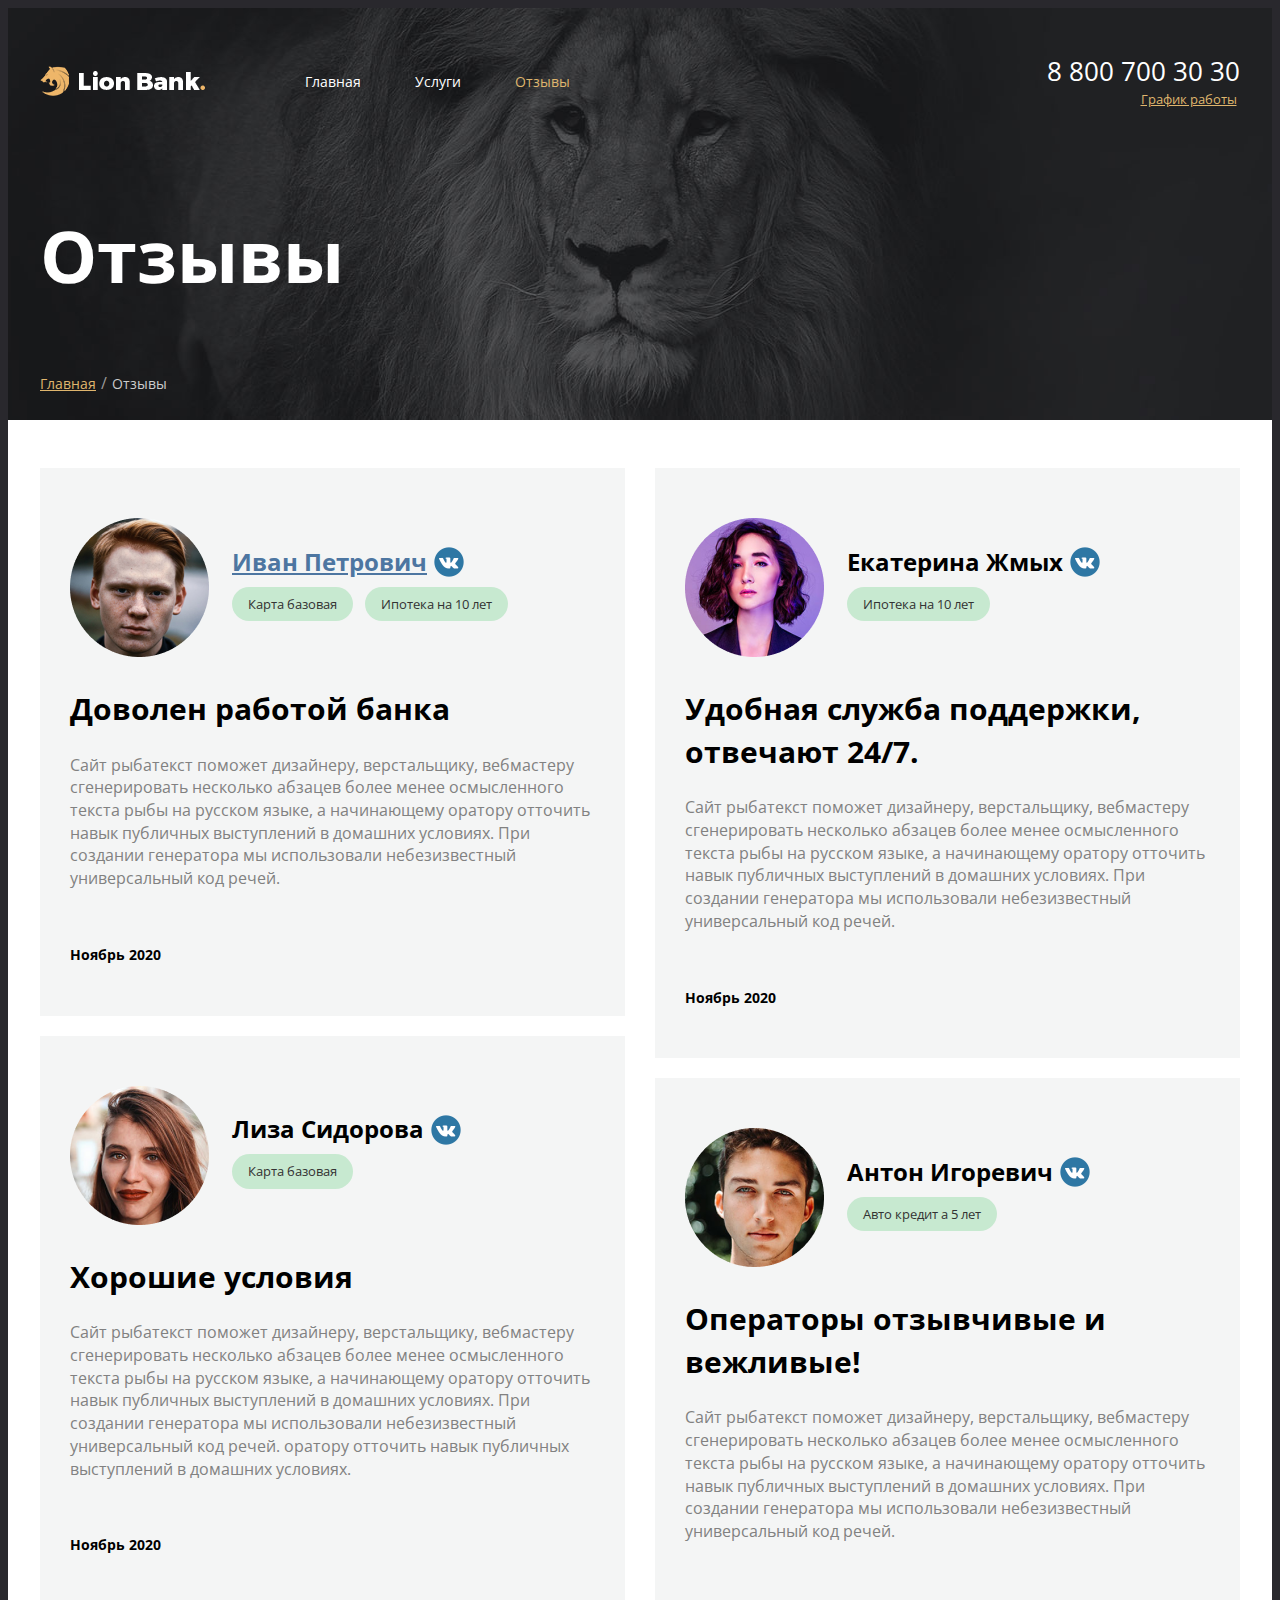
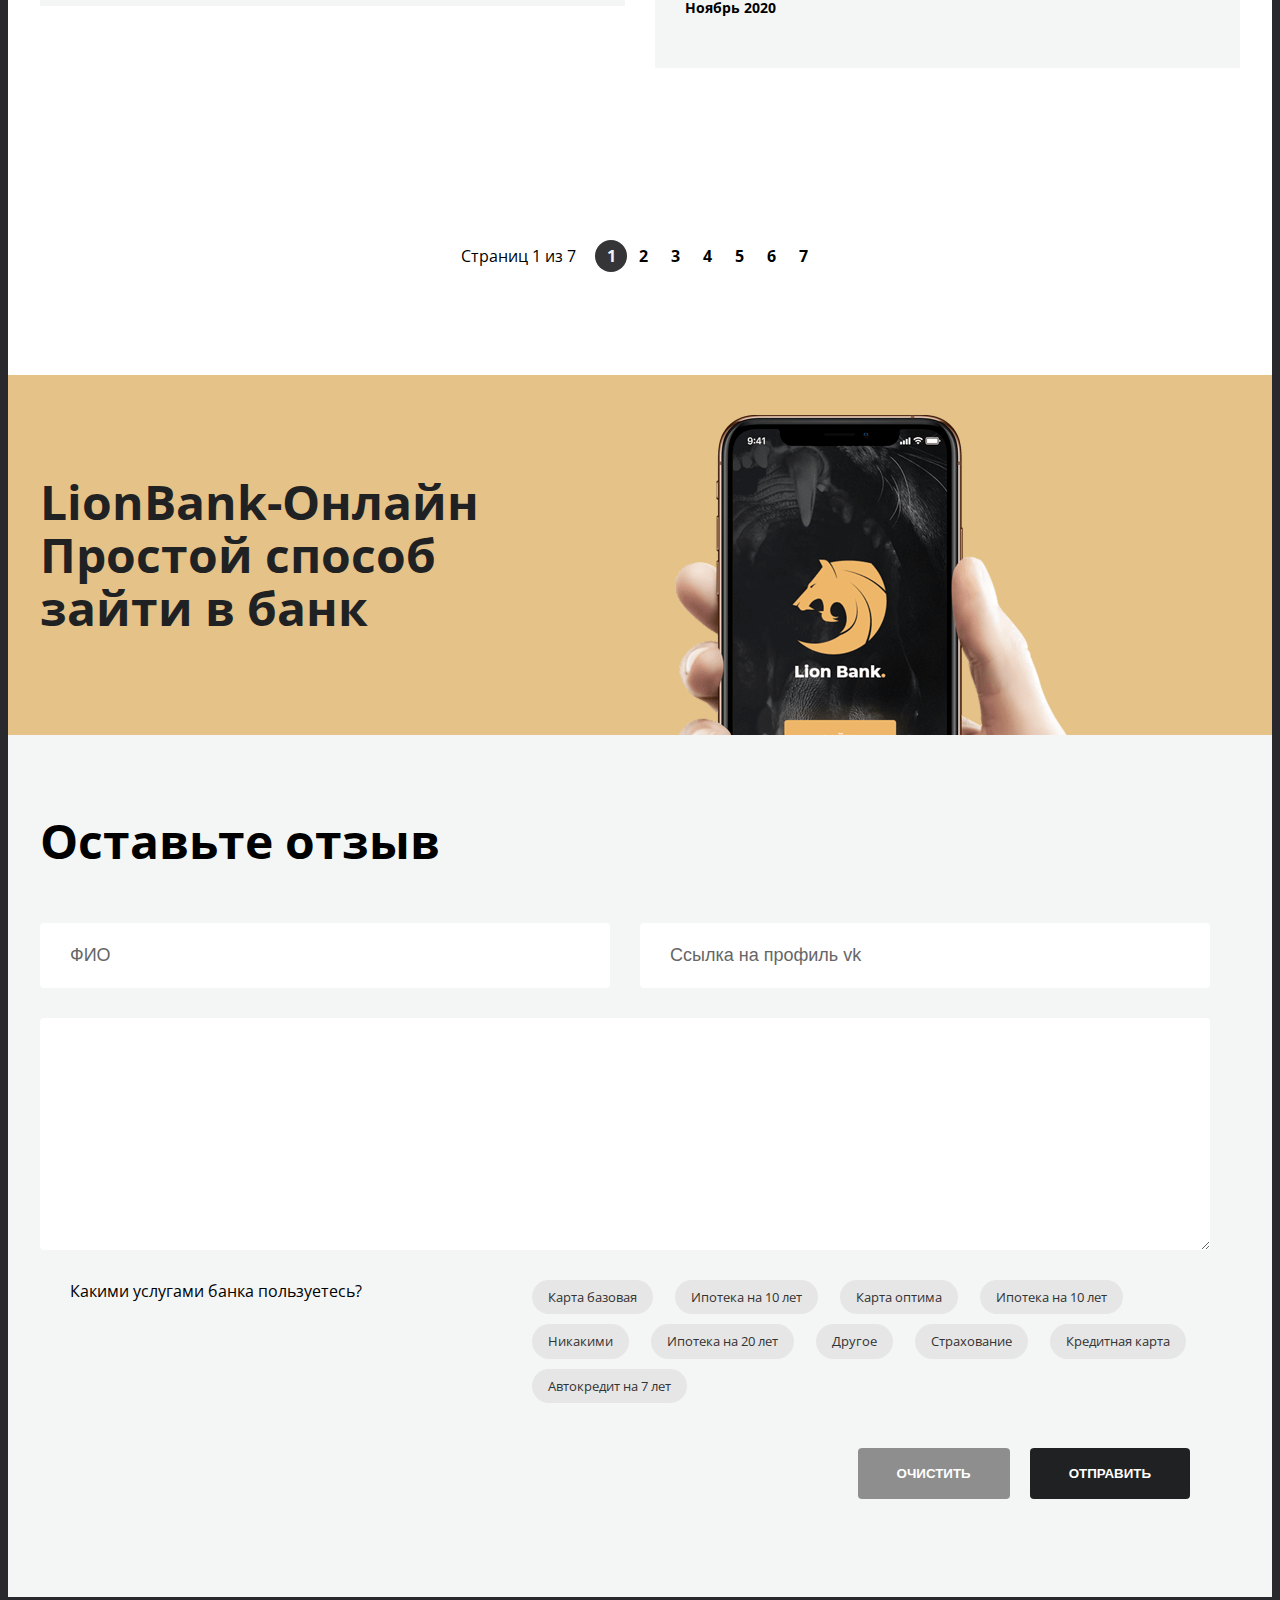
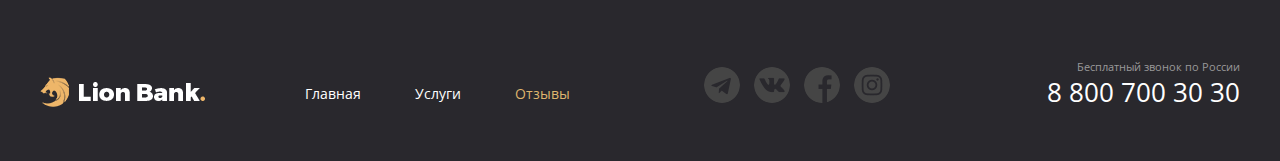
<file: canciuses.html>
<!DOCTYPE html>
<html lang="en">

<head>
    <meta charset="UTF-8">
    <meta name="viewport" content="width=1300, initial-scale=1.o">
    <meta http-equiv="X-UA-Compatible" content="ie=edge">
    <title>document</title>
    <link rel="preconnect" href="https://fonts.gstatic.com">
    <link href="https://fonts.googleapis.com/css2?family=Open+Sans:wght@400;700&display=swap" rel="stylesheet">
    <link rel="stylesheet" href="main.css">
    <title>lion Bank/Services Page</title>
</head>
<dody>
    <div class="wrapper">
        <section class="top-line">
            <div class="conteiner top-line--conteiner">
                <header class="header">
                    <div class="header__col">
                        <a href="indexx.html" class="logo">
                            <img src="img/logo.png" alt="logo.png" class="logo__png">
                        </a>
                        <nav class="menu">
                            <ul class="menu__list">

                                <li class="menu__item">
                                    <a href="indexx.html" class="menu__link">Главная</a>
                                </li>
                                <li class="menu__item">
                                    <a href="services.html" class="menu__link">Услуги</a>
                                </li>
                                <li class="menu__item menu__item--active">
                                    <a href="canciuses.html" class="menu__link">Отзывы</a>
                                </li>
                            </ul>
                        </nav>
                    </div>

                    <div class="header__col header__col--align--right">
                        <address class="contacts">
                            <a href="tel:+78007003030" class="contacts__phone">8 800 700 30 30</a>
                            <div class="dropdown">
                                <div class="contacts__dropdown-title">График работы</div>

                                <div class="dropdown__menu">
                                    <div class="triangle-up"></div>
                                    <ul class="dropdown__list">
                                        <li class="dropdown__item">
                                            пн-вс: 09:00 - 20:00
                                        </li>
                                        <li class="dropdown__item">
                                            Обед: 14:00-14:30
                                        </li>
                                    </ul>
                                </div>
                            </div>
                        </address>
                    </div>
                </header>
                <h1 class="page-title">Отзывы</h1>
                <nav class="breadcrumbs">
                    <ul class="breadcrumbs__list">
                        <li class="breadcrumbs__item">
                            <a href="indexx.html" class="breadcrumbs__link">Главная</a>
                        </li>
                        <li class="breadcrumbs__item breadcrumbs__item--active">
                            <a href="canciuses.html" class="breadcrumbs__link">Отзывы</a>
                        </li>
                    </ul>
                </nav>
            </div>
        </section>
        <main class="page-content">
            <div class="conteiner">
                <ul class="reviews">
                    <li class="reviews__item review">
                        <div class="review__header">
                            <div class="review__photo">
                                <div class="avatar">
                                    <img src="./canciuses/Эллипс.png" class="all__png" alt="Эллипс.png">
                                </div>
                            </div>

                            <div class="review__userdata">
                                <a href="#" class="review__user">Иван Петрович</a>
                                <ul class="review__tags">
                                    <li class="review__tags-item tag tag--bg--green">Карта базовая</li>
                                    <li class="review__tags-item-right tag tag--bg--green">Ипотека на 10 лет</li>
                                </ul>
                            </div>
                        </div>
                        <div class="review__content">
                            <h3 class="review__title">Доволен работой банка</h3>
                            <div class="review__content-text">
                                <p>
                                    Сайт рыбатекст поможет дизайнеру,
                                    верстальщику, вебмастеру сгенерировать несколько абзацев более
                                    менее осмысленного текста рыбы на русском языке, а начинающему
                                    оратору отточить навык публичных выступлений в домашних условиях.
                                    При создании генератора
                                    мы использовали небезизвестный универсальный код речей.
                                </p>

                            </div>
                            <time class="review__data">Ноябрь 2020</time>
                        </div>
                    </li>


                    <li class="reviews__item review">
                        <div class="review__header">
                            <div class="review__photo">
                                <div class="avatar">
                                    <img src="./canciuses/Эллипсc.png" class="all__png" alt="Эллипсс.png">
                                </div>
                            </div>

                            <div class="review__userdata">
                                <a href="#" class="review__user review--user--black">Лиза Сидорова</a>
                                <ul class="review__tags">
                                    <li class="review__tags-item tag tag--bg--green">Карта базовая</li>

                                </ul>
                            </div>
                        </div>
                        <div class="review__content">
                            <h3 class="review__title">Хорошие условия</h3>
                            <div class="review__content-text">
                                <p>
                                    Сайт рыбатекст поможет дизайнеру,
                                    верстальщику, вебмастеру сгенерировать несколько абзацев более
                                    менее осмысленного текста рыбы на русском языке, а начинающему
                                    оратору отточить навык публичных выступлений в домашних условиях.
                                    При создании генератора
                                    мы использовали небезизвестный универсальный код речей.
                                    оратору отточить навык публичных выступлений в домашних условиях.

                                </p>

                            </div>
                            <time class="review__data">Ноябрь 2020</time>
                        </div>
                    </li>


                    <li class="reviews__item review">
                        <div class="review__header">
                            <div class="review__photo">
                                <div class="avatar">
                                    <img src="./canciuses/Эллипсe.png" class="all__png" alt="Эллипсе.png">
                                </div>
                            </div>

                            <div class="review__userdata">
                                <a href="#" class="review__user review--user--black">Екатерина Жмых</a>
                                <ul class="review__tags">
                                    <li class="review__tags-item tag tag--bg--green">Ипотека на 10 лет</li>

                                </ul>
                            </div>
                        </div>
                        <div class="review__content">
                            <h3 class="review__title">Удобная служба поддержки, отвечают 24/7.</h3>
                            <div class="review__content-text">
                                <p>
                                    Сайт рыбатекст поможет дизайнеру,
                                    верстальщику, вебмастеру сгенерировать несколько абзацев более
                                    менее осмысленного текста рыбы на русском языке, а начинающему
                                    оратору отточить навык публичных выступлений в домашних условиях.
                                    При создании генератора
                                    мы использовали небезизвестный универсальный код речей.
                                </p>

                            </div>
                            <time class="review__data">Ноябрь 2020</time>
                        </div>
                    </li>


                    <li class="reviews__item review">
                        <div class="review__header">
                            <div class="review__photo">
                                <div class="avatar">
                                    <img src="./canciuses/Эллипсcc.png" class="all__png" alt="Эллипссс.png">
                                </div>
                            </div>

                            <div class="review__userdata">
                                <a href="#" class="review__user review--user--black">Антон Игоревич</a>
                                <ul class="review__tags">
                                    <li class="review__tags-item tag tag--bg--green">Авто кредит а 5 лет</li>

                                </ul>
                            </div>
                        </div>
                        <div class="review__content">
                            <h3 class="review__title">Операторы отзывчивые и вежливые!</h3>
                            <div class="review__content-text">
                                <p>
                                    Сайт рыбатекст поможет дизайнеру,
                                    верстальщику, вебмастеру сгенерировать несколько абзацев более
                                    менее осмысленного текста рыбы на русском языке, а начинающему
                                    оратору отточить навык публичных выступлений в домашних условиях.
                                    При создании генератора
                                    мы использовали небезизвестный универсальный код речей.
                                </p>

                            </div>
                            <time class="review__data">Ноябрь 2020</time>
                        </div>
                    </li>
                </ul>


            </div>
        </main>

        <span class="pager-span">
            <div class="pager">
                <div class="pager__display">Страниц 1 из 7</div>
                <ul class="pager__list">
                    <li class="pager__item pager__item--active"><a href="#" class="pager__link">1</a></li>
                    <li class="pager__item"><a href="#" class="pager__link">2</a></li>
                    <li class="pager__item"><a href="#" class="pager__link">3</a></li>
                    <li class="pager__item"><a href="#" class="pager__link">4</a></li>
                    <li class="pager__item"><a href="#" class="pager__link">5</a></li>
                    <li class="pager__item"><a href="#" class="pager__link">6</a></li>
                    <li class="pager__item"><a href="#" class="pager__link">7</a></li>
                </ul>
            </div>
        </span>



        <section class="separator">

            <div class="conteiner">
                <div class="separator__content">
                    <h2 class="cseparator__title">LionBank-Онлайн
                        Простой способ зайти в банк</h2>
                </div>
            </div>

        </section>
        <section class="inner-section inner-section--bg--grey">
            <div class="conteiner">
                <h2 class="inner-section__title">Оставьте отзыв</h2>
                <form class="form">
                    <div class="form__row">
                        <input type="text" placeholder="ФИО" class="form__input">
                        <input type="text" placeholder="Ссылка на профиль vk" class="form__input">
                    </div>
                    <div class="form__row">
                        <textarea class="form__input form__input--textarea"></textarea>

                    </div>
                    <div class="form__controls">
                        <div class="form__controls-title">Какими услугами банка пользуетесь?</div>
                        <ul class="controls">
                            <li class="controls__item">

                                <label class="controls__elem">
                                    <input type="checkbox" class="control__checkbox">
                                    <div class="tag controls__tag">Карта базовая</div>
                                </label>
                            </li>
                            <li class="controls__item">

                                <label class="controls__elem">
                                    <input type="checkbox" class="control__checkbox">
                                    <div class="tag controls__tag">Ипотека на 10 лет</div>
                                </label>
                            </li>
                            <li class="controls__item">

                                <label class="controls__elem">
                                    <input type="checkbox" class="control__checkbox">
                                    <div class="tag controls__tag">Карта оптима</div>
                                </label>
                            </li>
                            <li class="controls__item">

                                <label class="controls__elem">
                                    <input type="checkbox" class="control__checkbox">
                                    <div class="tag controls__tag">Ипотека на 10 лет</div>
                                </label>
                            </li>
                            <li class="controls__item">

                                <label class="controls__elem">
                                    <input type="checkbox" class="control__checkbox">
                                    <div class="tag controls__tag">Никакими</div>
                                </label>
                            </li>
                            <li class="controls__item">

                                <label class="controls__elem">
                                    <input type="checkbox" class="control__checkbox">
                                    <div class="tag controls__tag">Ипотека на 20 лет</div>
                                </label>
                            </li>
                            <li class="controls__item">

                                <label class="controls__elem">
                                    <input type="checkbox" class="control__checkbox">
                                    <div class="tag controls__tag">Другое</div>
                                </label>
                            </li>
                            <li class="controls__item">

                                <label class="controls__elem">
                                    <input type="checkbox" class="control__checkbox">
                                    <div class="tag controls__tag">Страхование</div>
                                </label>
                            </li>
                            <li class="controls__item">

                                <label class="controls__elem">
                                    <input type="checkbox" class="control__checkbox">
                                    <div class="tag controls__tag">Кредитная карта</div>
                                </label>
                            </li>
                            <li class="controls__item">

                                <label class="controls__elem">
                                    <input type="checkbox" class="control__checkbox">
                                    <div class="tag controls__tag">Автокредит на 7 лет</div>
                                </label>
                            </li>
                        </ul>
                    </div>
                    <div class="form__btns">
                        <button type="reset" class="btn btn__form btn--color--silver">очистить</button>
                        <button type="submit" class="btn btn__form btn--color--black">отправить</button>
                    </div>
                </form>
            </div>
        </section>
        <footer class="footer-conteiner">
            <div class="conteiner footer-conteiner__content--services">
                <div class="footer">
                    <div class="footer__cool">
                        <header class="header">
                            <a href="indexx.html" class="logo">
                                <img src="img/logo.png" alt="logo.png" class="logo__png">
                            </a>
                            <nav class="menu">
                                <ul class="menu__list">
                                    <li class="menu__item">
                                        <a href="indexx.html" class="menu__link">Главная</a>
                                    </li>
                                    <li class="menu__item">
                                        <a href="services.html" class="menu__link">Услуги</a>
                                    </li>
                                    <li class="menu__item menu__item--active">
                                        <a href="canciuses.html" class="menu__link">Отзывы</a>
                                    </li>
                                </ul>
                            </nav>
                    </div>
                    <ul class="socials">
                        <li class="socials__item socials__item--icon--telegram">
                            <a href="" class="socials__link"></a>
                        </li>
                        <li class="socials__item socials__item--icon--vk">
                            <a href="" class="socials__link"></a>
                        </li>
                        <li class="socials__item socials__item--icon--fb">
                            <a href="" class="socials__link"></a>
                        </li>
                        <li class="socials__item socials__item--icon--insta">
                            <a href="" class="socials__link"></a>
                        </li>
                    </ul>
                    <address class="contacts">
                        <div class="contacts__desc">Бесплатный звонок по России</div>
                        <a href="tel:+78007003030" class="contacts__phone">8 800 700 30 30</a>

                    </address>
                    </header>
                </div>
            </div>
        </footer>

    </div>
</dody>

</html>
</file>
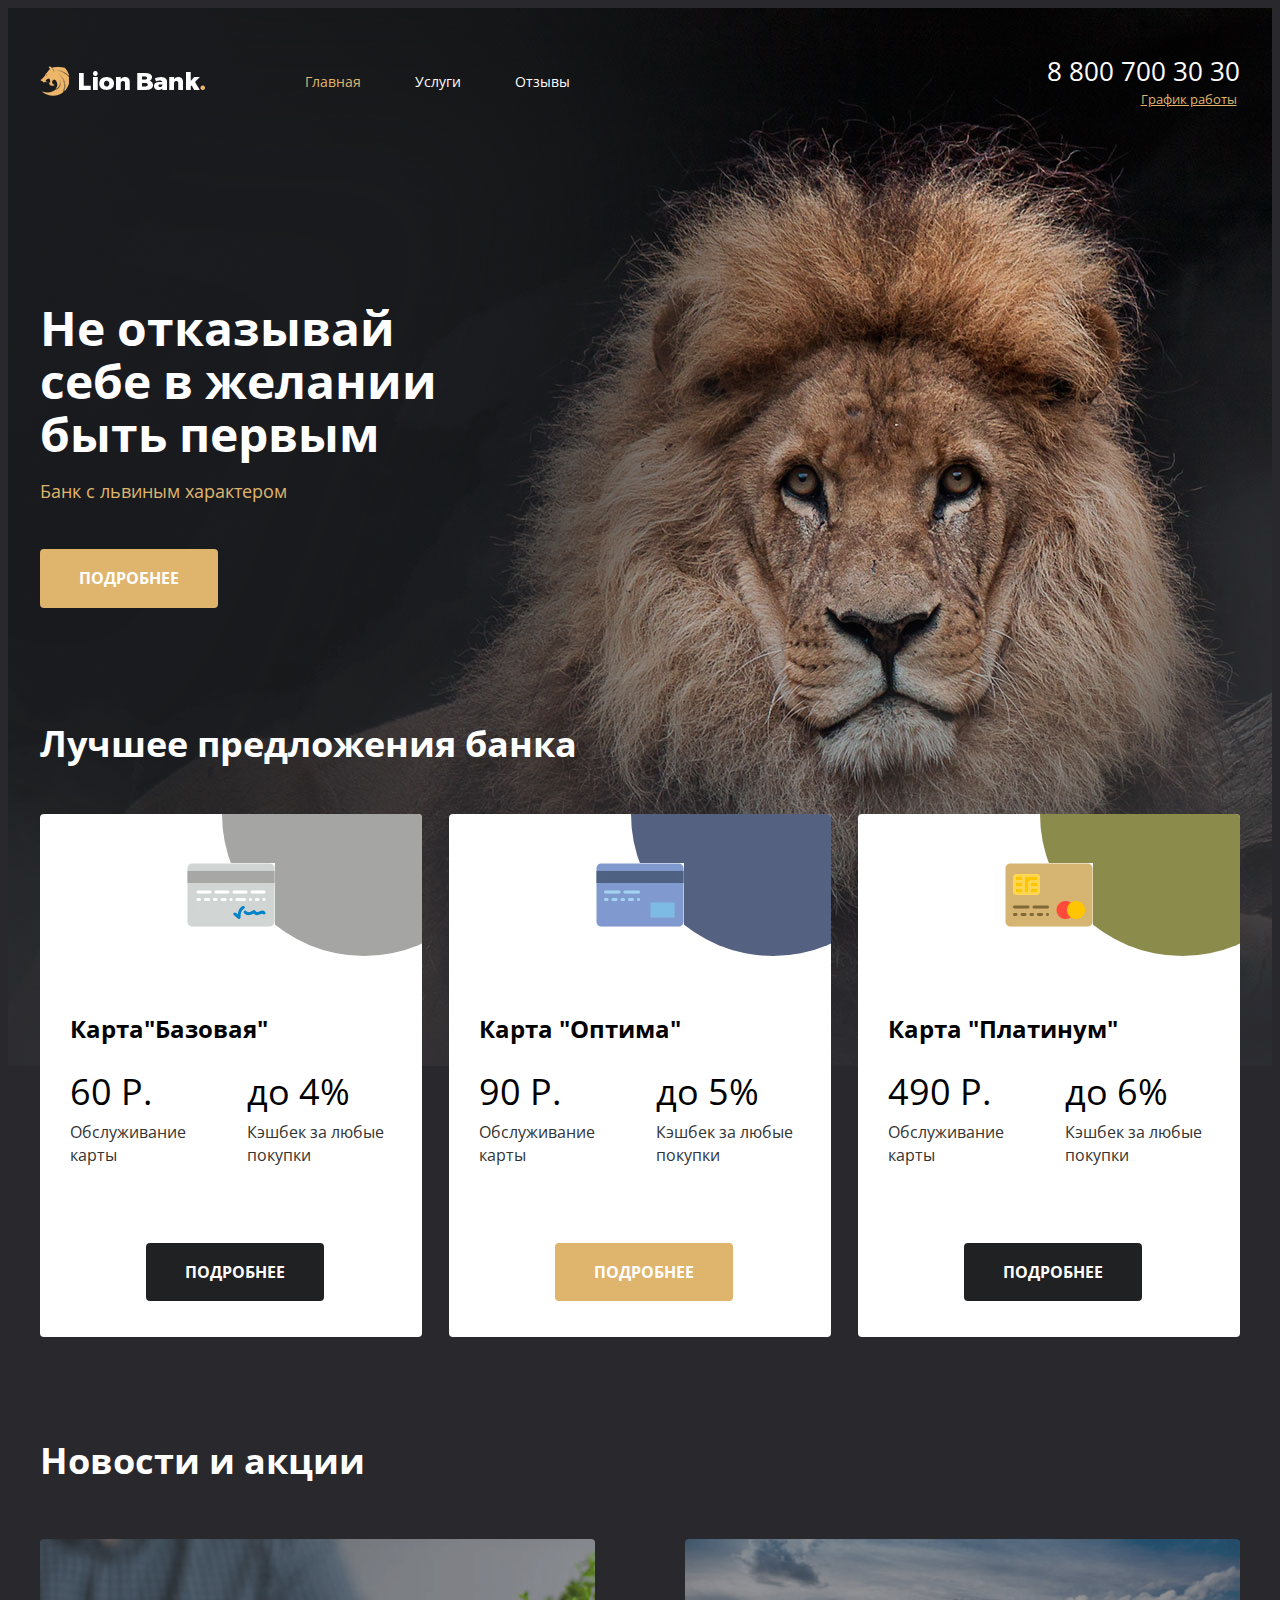
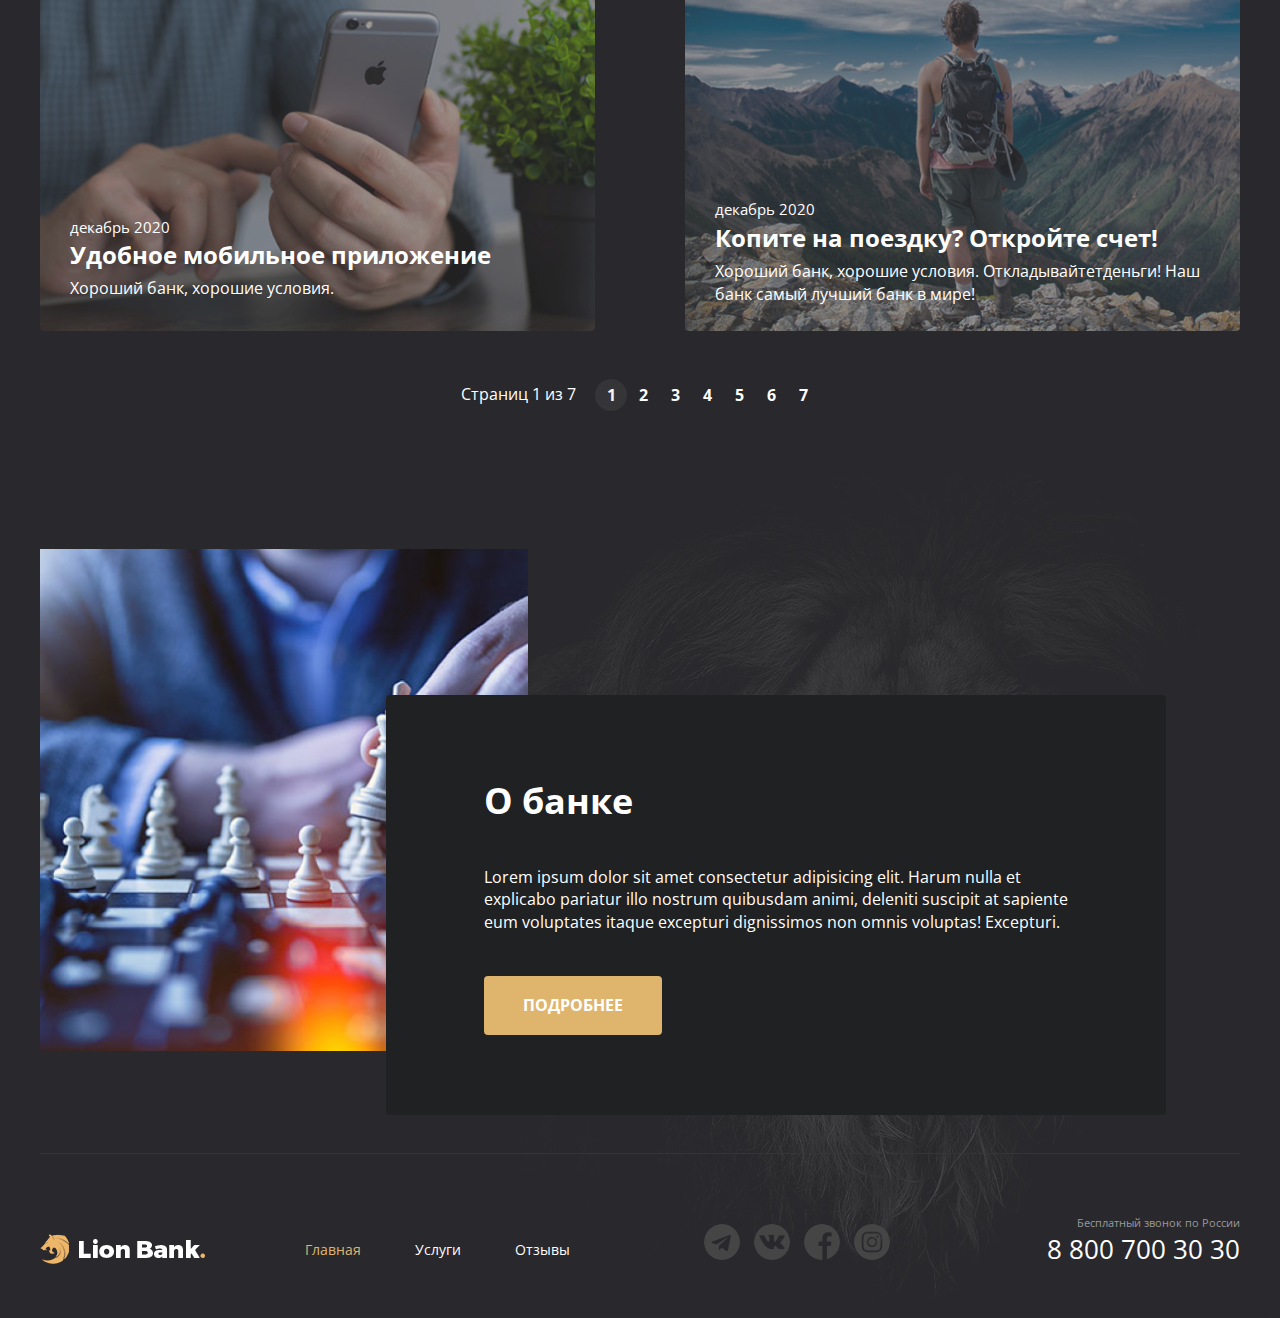
<file: indexx.html>
<!DOCTYPE html>
<html lang="en">

<head>
    <meta charset="UTF-8">
    <meta name="viewport" content="width=1300, initial-scale=1.0">
    <meta http-equiv="X-UA-Compatible" content="ie=edge">
    <title>document</title>
    <link rel="preconnect" href="https://fonts.gstatic.com">
    <link href="https://fonts.googleapis.com/css2?family=Open+Sans:wght@400;700&display=swap" rel="stylesheet">
    <link rel="stylesheet" href="main.css">
</head>
<dody>

    <div class="wrapper main-page-wrapper">
        <section class="hero">
            <div class="conteiner hero__conteiner">
                <header class="header">
                    <div class="header__col">
                        <a href="#" class="logo">
                            <img src="img/logo.png" alt="logo.png" class="logo__png">
                        </a>
                        <nav class="menu">
                            <ul class="menu__list">

                                <li class="menu__item menu__item--active">
                                    <a href="indexx.html" class="menu__link">Главная</a>
                                </li>
                                <li class="menu__item">
                                    <a href="services.html" class="menu__link">Услуги</a>
                                </li>
                                <li class="menu__item">
                                    <a href="canciuses.html" class="menu__link">Отзывы</a>
                                </li>
                            </ul>
                        </nav>
                    </div>

                    <div class="header__col header__col--align--right">
                        <address class="contacts">
                            <a href="tel:+78007003030" class="contacts__phone">8 800 700 30 30</a>
                            <div class="dropdown">
                                <div class="contacts__dropdown-title">График работы</div>

                                <div class="dropdown__menu">
                                    <div class="triangle-up"></div>
                                    <ul class="dropdown__list">
                                        <li class="dropdown__item">
                                            пн-вс: 09:00 - 20:00
                                        </li>
                                        <li class="dropdown__item">
                                            Обед: 14:00-14:30
                                        </li>
                                    </ul>
                                </div>
                            </div>
                        </address>
                    </div>
                </header>
                <div class="hero__content">
                    <div class="hero__text-section">
                        <h1 class="hero__title"> Не отказывай себе в желании быть первым</h1>
                        <h4 class="hero__subtitle">Банк с львиным характером</h4>
                        <a href="#" class="btn btn--color--ginger">Подробнее</a>
                    </div>

                </div>
            </div>
        </section>
        <section class="section">
            <div class="conteiner">
                <h2 class="section__title">Лучшее предложения банка</h2>
                <ul class="offers">
                    <li class="offers__item offers__item--theme--grey">
                        <div class="offers__header">
                            <img src="./img/card_grey.jpg" class="offers__header-img" alt="card_grey.jpg">
                        </div>
                        <div class="offers__content offers__content--width">
                            <h3 class="offers__title">Карта"Базовая"</h3>
                            <div class="offers__prices">
                                <div class="offers__prices-cell">
                                    <div class="offers__price">60 Р.</div>
                                    <div class="offers__price-desc">Обслуживание карты</div>
                                </div>
                                <div class="offers__prices-cell">
                                    <div class="offers__price">до 4%</div>
                                    <div class="offers__price-desc">Кэшбек за любые покупки</div>
                                </div>
                            </div>
                            <div class="offers__btn-wrapper">
                                <a href="#" class="btn btn--color--black">Подробнее</a>
                            </div>
                        </div>
                    </li>
                    <li class="offers__item offers__item--theme--blue">
                        <div class="offers__header">
                            <img src="./img/card_silver.jpg" class="offers__header-img" alt="card_silver.jpg">
                        </div>
                        <div class="offers__content offers__content--optima">
                            <h3 class="offers__title">Карта "Оптима"</h3>
                            <div class="offers__prices">
                                <div class="offers__prices-cell">
                                    <div class="offers__price">90 Р.</div>
                                    <div class="offers__price-desc">Обслуживание карты</div>
                                </div>
                                <div class="offers__prices-cell">
                                    <div class="offers__price">до 5%</div>
                                    <div class="offers__price-desc">Кэшбек за любые покупки</div>
                                </div>
                            </div>
                            <div class="offers__btn-wrapper">
                                <a href="#" class="btn">Подробнее</a>
                            </div>
                        </div>
                    </li>
                    <li class="offers__item offers__item--theme--gold">
                        <div class="offers__header">
                            <img src="./img/card_gold.jpg" class="offers__header-img" alt="card_gold.jpg">
                        </div>
                        <div class="offers__content offers__content--platinum">
                            <h3 class="offers__title">Карта "Платинум"</h3>
                            <div class="offers__prices">
                                <div class="offers__prices-cell">
                                    <div class="offers__price">490 Р.</div>
                                    <div class="offers__price-desc">Обслуживание карты</div>
                                </div>
                                <div class="offers__prices-cell">
                                    <div class="offers__price">до 6%</div>
                                    <div class="offers__price-desc">Кэшбек за любые покупки</div>
                                </div>
                            </div>
                            <div class="offers__btn-wrapper">
                                <a href="#" class="btn btn--color--black">Подробнее</a>
                            </div>
                        </div>
                    </li>
                </ul>
            </div>
        </section>
        <div class="section">
            <div class="conteiner">
                <h2 class="section__title--title">Новости и акции</h2>
                <ul class="news">
                    <li class="news__item news__item--phone">
                        <img src="./img/phone.jpg" alt="phone.jpg" class="news__cover">
                        <div class="news__text-content">
                            <time class="news__data">Декабрь 2020</time>
                            <div class="news__title">Удобное мобильное приложение</div>
                            <div class="news__desc">Хороший банк, хорошие условия.</div>
                        </div>
                    </li>
                    <li class="news__item news__item--piple">
                        <img src="./img/mountains.jpg" alt="mountains.jpg" class="news__cover">
                        <div class="news__text-content">
                            <time class="news__data">Декабрь 2020</time>
                            <div class="news__title">Копите на поездку? Откройте счет!</div>
                            <div class="news__desc">Хороший банк, хорошие условия. Откладывайтетденьги!
                                Наш банк самый лучший банк в мире!</div>
                        </div>
                    </li>
                </ul>
                <div class="pager">
                    <div class="pager__display">Страниц 1 из 7</div>
                    <ul class="pager__list">
                        <li class="pager__item pager__item--active"><a href="#" class="pager__link">1</a></li>
                        <li class="pager__item"><a href="#" class="pager__link">2</a></li>
                        <li class="pager__item"><a href="#" class="pager__link">3</a></li>
                        <li class="pager__item"><a href="#" class="pager__link">4</a></li>
                        <li class="pager__item"><a href="#" class="pager__link">5</a></li>
                        <li class="pager__item"><a href="#" class="pager__link">6</a></li>
                        <li class="pager__item"><a href="#" class="pager__link">7</a></li>
                    </ul>
                </div>
            </div>

        </div>
        <section class="section">
            <div class="conteiner">
                <div class="about">
                    <div class="about__desc">
                        <h2 class="about__title">О банке</h2>
                        <div class="about__desc-text">
                            <p>Lorem ipsum dolor sit amet consectetur adipisicing elit.
                                Harum nulla et explicabo pariatur illo nostrum quibusdam animi,
                                deleniti suscipit at sapiente eum voluptates itaque excepturi
                                dignissimos non omnis voluptas! Excepturi.
                            </p>
                        </div>
                        <a href="" class="btn btn--color--ginger">Подробнее</a>
                    </div>
                </div>
            </div>
        </section>
        <footer class="footer-conteiner">
            <div class="conteiner footer-conteiner__content">
                <div class="footer">
                    <div class="footer__cool">
                        <header class="header">
                            <a href="#" class="logo">
                                <img src="img/logo.png" alt="logo.png" class="logo__png">
                            </a>
                            <nav class="menu">
                                <ul class="menu__list">
                                    <li class="menu__item menu__item--active">
                                        <a href=" indexx.html" class="menu__link">Главная</a>
                                    </li>
                                    <li class="menu__item">
                                        <a href="services.html" class="menu__link">Услуги</a>
                                    </li>
                                    <li class="menu__item">
                                        <a href="canciuses.html" class="menu__link">Отзывы</a>
                                    </li>
                                </ul>
                            </nav>
                    </div>
                    <ul class="socials">
                        <li class="socials__item socials__item--icon--telegram">
                            <a href="" class="socials__link"></a>
                        </li>
                        <li class="socials__item socials__item--icon--vk">
                            <a href="" class="socials__link"></a>
                        </li>
                        <li class="socials__item socials__item--icon--fb">
                            <a href="" class="socials__link"></a>
                        </li>
                        <li class="socials__item socials__item--icon--insta">
                            <a href="" class="socials__link"></a>
                        </li>
                    </ul>
                    <address class="contacts">
                        <div class="contacts__desc">Бесплатный звонок по России</div>
                        <a href="tel:+78007003030" class="contacts__phone">8 800 700 30 30</a>

                    </address>
                    </header>
                </div>
            </div>
        </footer>
    </div>
</dody>

</html>
</file>
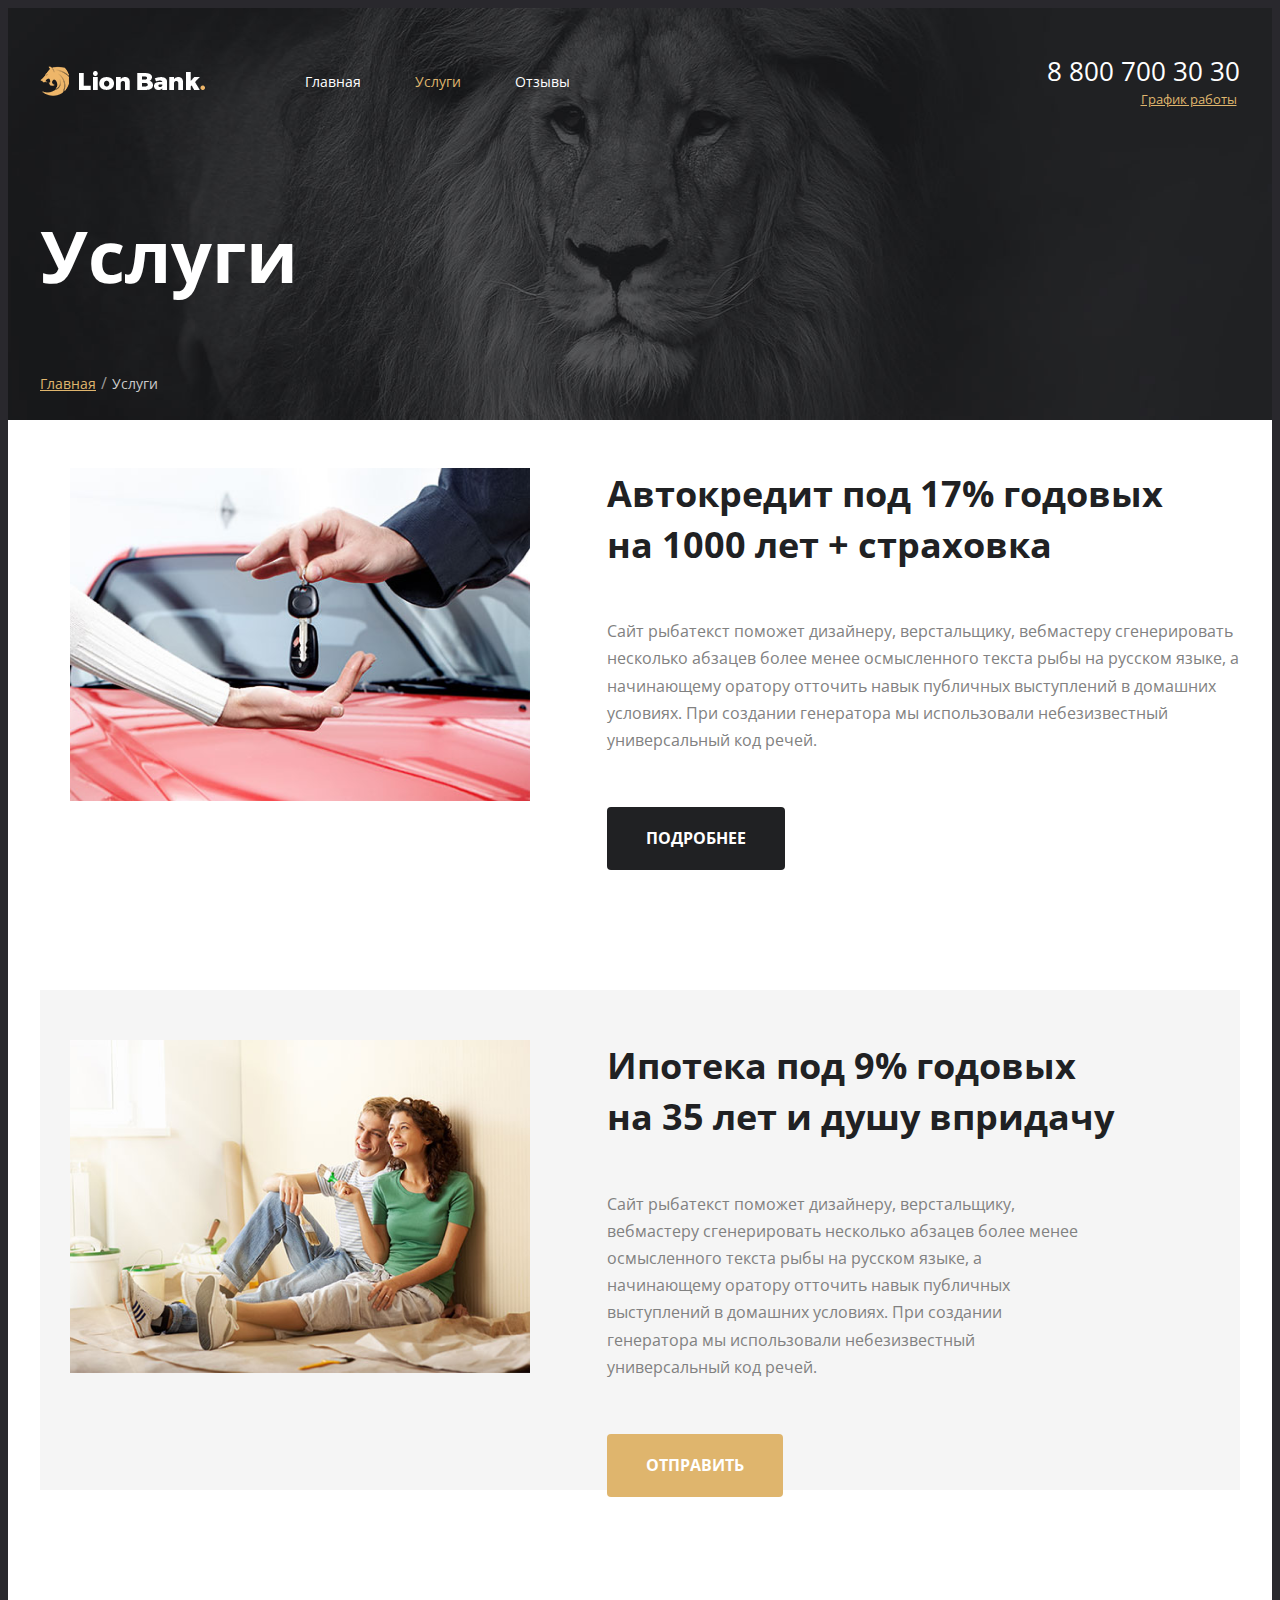
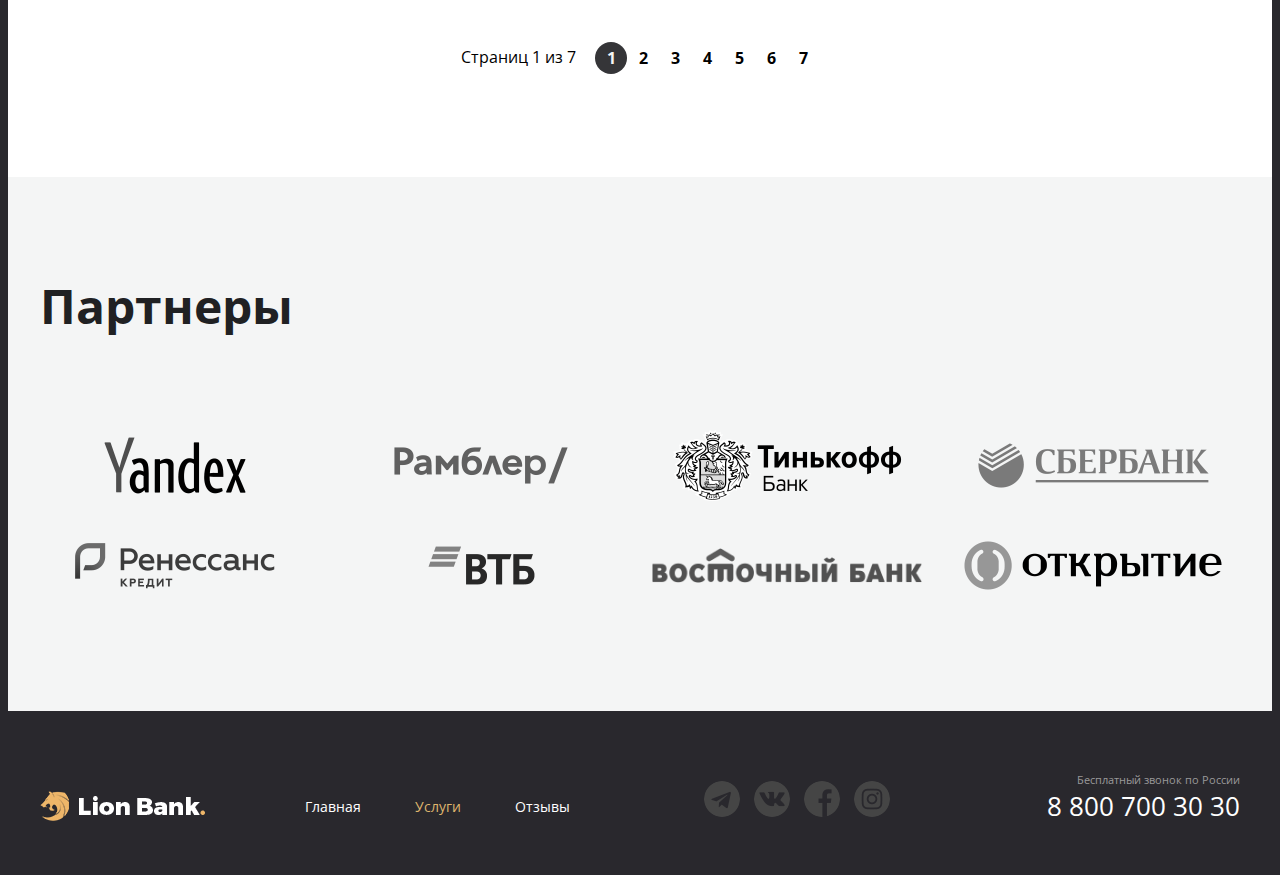
<file: services.html>
<!DOCTYPE html>
<html lang="en">

<head>
    <meta charset="UTF-8">
    <meta name="viewport" content="width=1300, initial-scale=1.o">
    <meta http-equiv="X-UA-Compatible" content="ie=edge">
    <title>document</title>
    <link rel="preconnect" href="https://fonts.gstatic.com">
    <link href="https://fonts.googleapis.com/css2?family=Open+Sans:wght@400;700&display=swap" rel="stylesheet">
    <link rel="stylesheet" href="main.css">
    <title>lion Bank/Services Page</title>
</head>
<dody>

    <div class="wrapper">
        <section class="top-line">
            <div class="conteiner top-line--conteiner">
                <header class="header">
                    <div class="header__col">
                        <a href="indexx.html" class="logo">
                            <img src="img/logo.png" alt="logo.png" class="logo__png">
                        </a>
                        <nav class="menu">
                            <ul class="menu__list">

                                <li class="menu__item">
                                    <a href="indexx.html" class="menu__link">Главная</a>
                                </li>
                                <li class="menu__item menu__item--active">
                                    <a href="services.html" class="menu__link">Услуги</a>
                                </li>
                                <li class="menu__item">
                                    <a href="canciuses.html" class="menu__link">Отзывы</a>
                                </li>
                            </ul>
                        </nav>
                    </div>

                    <div class="header__col header__col--align--right">
                        <address class="contacts">
                            <a href="tel:+78007003030" class="contacts__phone">8 800 700 30 30</a>
                            <div class="dropdown">
                                <div class="contacts__dropdown-title">График работы</div>

                                <div class="dropdown__menu">
                                    <div class="triangle-up"></div>
                                    <ul class="dropdown__list">
                                        <li class="dropdown__item">
                                            пн-вс: 09:00 - 20:00
                                        </li>
                                        <li class="dropdown__item">
                                            Обед: 14:00-14:30
                                        </li>
                                    </ul>
                                </div>
                            </div>
                        </address>
                    </div>
                </header>
                <h1 class="page-title">Услуги</h1>
                <nav class="breadcrumbs">
                    <ul class="breadcrumbs__list">
                        <li class="breadcrumbs__item">
                            <a href="indexx.html" class="breadcrumbs__link">Главная</a>
                        </li>
                        <li class="breadcrumbs__item breadcrumbs__item--active">
                            <a href="services.html" class="breadcrumbs__link">Услуги</a>
                        </li>
                    </ul>
                </nav>
            </div>
        </section>
        <main class="page-content">
            <div class="conteiner">
                <ul class="services">
                    <li class="services__item">
                        <div class="services__img">
                            <img src="./services/key.png" class="services__img-elem" alt="key.png">
                        </div>
                        <div class="services__content">
                            <h2 class="services__title--bottom">Автокредит под 17% годовых на 1000 лет +
                                страховка</h2>

                            <div class="services__desc">
                                <p>
                                    Сайт рыбатекст поможет дизайнеру, верстальщику,
                                    вебмастеру сгенерировать несколько абзацев более
                                    менее осмысленного текста рыбы на русском языке, а
                                    начинающему оратору отточить навык публичных выступлений
                                    в домашних условиях. При создании генератора мы использовали
                                    небезизвестный универсальный код речей.
                                </p>

                                <a href="#" class="btn btn--color--black">Подробнее</a>
                            </div>
                        </div>
                    </li>
                    <li class="services__item services__item--bottom">
                        <div class="services__img">
                            <img src="./services/couple.png" class="services__img-elem" alt="couple.png">
                        </div>
                        <div class="services__content">
                            <h2 class="services__title">Ипотека под 9% годовых на 35 лет и душу впридачу</h2>

                            <div class="services__desc--bottom">
                                <p>
                                    Сайт рыбатекст поможет дизайнеру, верстальщику,
                                    вебмастеру сгенерировать несколько абзацев более
                                    менее осмысленного текста рыбы на русском языке, а
                                    начинающему оратору отточить навык публичных выступлений
                                    в домашних условиях. При создании генератора мы использовали
                                    небезизвестный универсальный код речей.
                                </p>

                                <a href="#" class="btn">Отправить</a>
                            </div>
                        </div>
                    </li>
                </ul>
            </div>
        </main>
        <span class="pager-span">
            <div class="pager">
                <div class="pager__display">Страниц 1 из 7</div>
                <ul class="pager__list">
                    <li class="pager__item pager__item--active"><a href="#" class="pager__link">1</a></li>
                    <li class="pager__item"><a href="#" class="pager__link">2</a></li>
                    <li class="pager__item"><a href="#" class="pager__link">3</a></li>
                    <li class="pager__item"><a href="#" class="pager__link">4</a></li>
                    <li class="pager__item"><a href="#" class="pager__link">5</a></li>
                    <li class="pager__item"><a href="#" class="pager__link">6</a></li>
                    <li class="pager__item"><a href="#" class="pager__link">7</a></li>
                </ul>
            </div>
        </span>
        <section class="socials-banck socials-banck--dg">
            <div class="conteiner">

                <h1 class="socials-title">Партнеры</h1>

                <ul class="socials-ban">
                    <li class="socials-img">
                        <img src="./services/yandex.png" class="socials-list" alt="yandex.png">
                    </li>

                    <li class="socials-img">
                        <img src="./services/rambler.png" class="socials-list" alt="rambler.png">
                    </li>
                    <li class="socials-img">
                        <img src="./services/tinkoff.png" class="socials-list" alt="tinkoff.png">
                    </li>
                    <li class="socials-img">
                        <img src="./services/sberbank.png" class="socials-list" alt="sberbank.png">
                    </li>
                    <li class="socials-img">
                        <img src="./services/renessans.png" class="socials-list" alt="renessans.png">
                    </li>
                    <li class="socials-img">
                        <img src="./services/vtb.png" class="socials-list" alt="vtb.png">
                    </li>
                    <li class="socials-img">
                        <img src="./services/western.png" class="socials-list" alt="western.png">
                    </li>
                    <li class="socials-img">
                        <img src="./services/openbank.png" class="socials-list" alt="openbank.png">
                    </li>
                </ul>
            </div>
        </section>
        <footer class="footer-conteiner">
            <div class="conteiner footer-conteiner__content--services">
                <div class="footer">
                    <div class="footer__cool">
                        <header class="header">
                            <a href="indexx.html" class="logo">
                                <img src="img/logo.png" alt="logo.png" class="logo__png">
                            </a>
                            <nav class="menu">
                                <ul class="menu__list">
                                    <li class="menu__item">
                                        <a href="indexx.html" class="menu__link">Главная</a>
                                    </li>
                                    <li class="menu__item  menu__item--active">
                                        <a href="services.html" class="menu__link">Услуги</a>
                                    </li>
                                    <li class="menu__item">
                                        <a href="canciuses.html" class="menu__link">Отзывы</a>
                                    </li>
                                </ul>
                            </nav>
                    </div>
                    <ul class="socials">
                        <li class="socials__item socials__item--icon--telegram">
                            <a href="" class="socials__link"></a>
                        </li>
                        <li class="socials__item socials__item--icon--vk">
                            <a href="" class="socials__link"></a>
                        </li>
                        <li class="socials__item socials__item--icon--fb">
                            <a href="" class="socials__link"></a>
                        </li>
                        <li class="socials__item socials__item--icon--insta">
                            <a href="" class="socials__link"></a>
                        </li>
                    </ul>
                    <address class="contacts">
                        <div class="contacts__desc">Бесплатный звонок по России</div>
                        <a href="tel:+78007003030" class="contacts__phone">8 800 700 30 30</a>

                    </address>
                    </header>
                </div>
            </div>
        </footer>
    </div>
</dody>

</html>
</file>
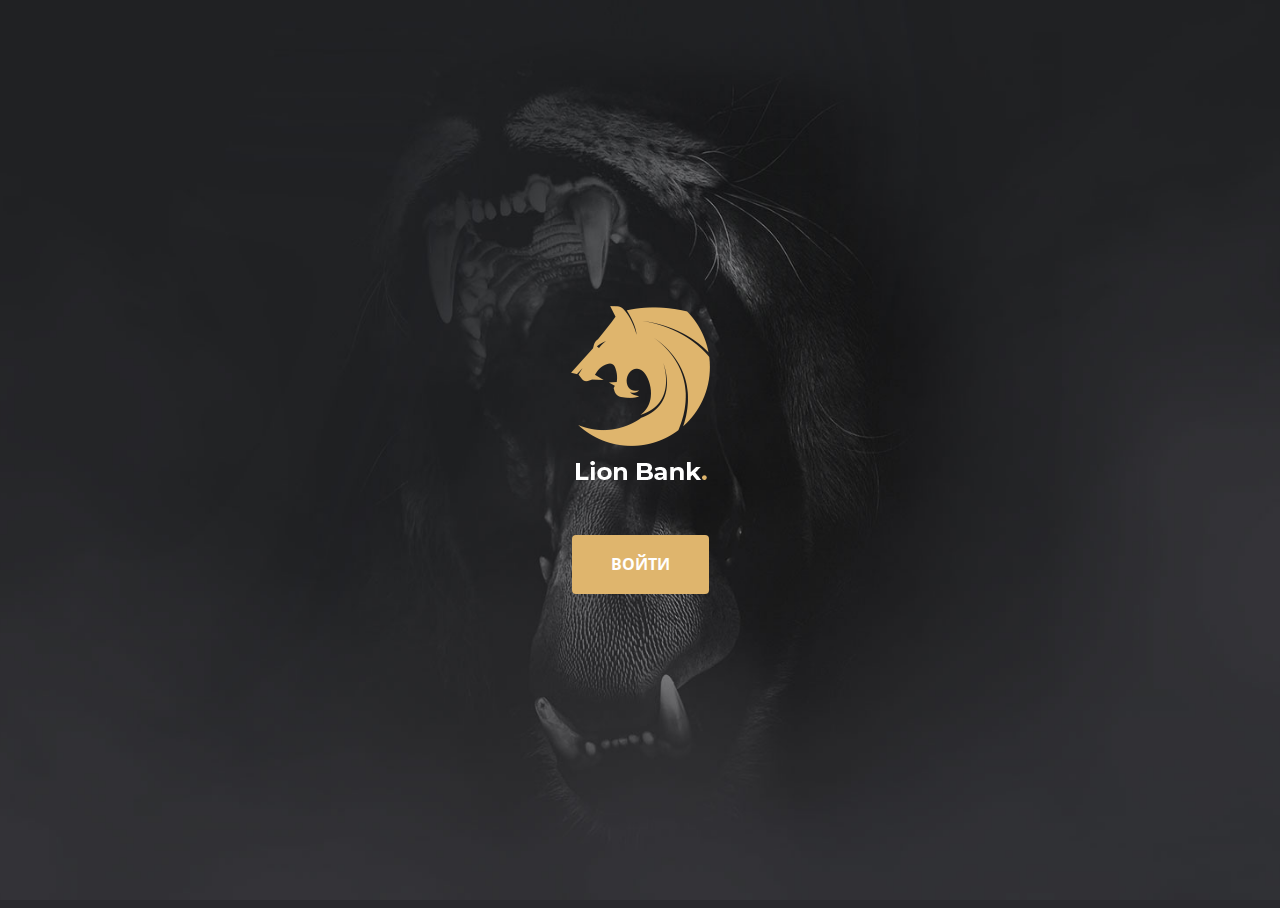
<file: welcome.htaccess.html>
<!DOCTYPE html>
<html lang="en">

<head>
    <meta charset="UTF-8">
    <meta name="viewport" content="width=device-width, initial-scale=1.o">
    <meta http-equiv="X-UA-Compatible" content="ie=edge">
    <title>document</title>
    <link rel="preconnect" href="https://fonts.gstatic.com">
    <link href="https://fonts.googleapis.com/css2?family=Open+Sans:wght@400;700&display=swap" rel="stylesheet">
    <link rel="stylesheet" href="main.css">
    <title>lion Bank/welcome page</title>
</head>
<dody>
    <div class="welcome">
        <div class="welcome__conteiner">
            <div class="central">
                <img src="./welcome/logo-vertical.png" alt="logo-vertical.png" class="central__logo">
                <a href="index.html" class="btn btn--color--ginger">Войти</a>
            </div>
        </div>
    </div>

</dody>

</html>
</file>
<file: main.css>
body {
    font-family: "Open Sans", Helvetica, sans-serif;
    color: #fff;
    font-size: 16px;
    line-height: 1.42;
    background: #29282D;
    -webkit-font-smoothing: antialiased;
    -moz-osx-font-smoothing: grayscale;
}
a {
    color: inherit;
}
ul {
    padding: 0;
    margin: 0;
}
ul li {
    list-style: none;
}
h1, h2, h3, h4, h5, h6 {
    margin: 0;
    font-weight: normal;
}
p {
    margin-top: 0;
    margin-bottom: 53px;
}
* {
    box-sizing: border-box;
}
img{
    display: block;
    max-width: 100%;
}
body, html{
    height: 100%;
}
button{
    background: transparent;
    border: none;
    cursor: pointer;
}
.wrapper{
    display: flex;
    flex-direction: column;
    min-height: 100%;
}
.main-page-wrapper{
    background: url("./imgg/lion-header1.jpg") center top no-repeat, url("./imgg/bottom-pic1.jpg")  right bottom no-repeat;
}
.conteiner {
    margin: 0 auto;
    width: 1200px;
}
.hero__conteiner{
    display: flex;
    flex-direction: column;
    justify-content: space-between;
    min-height: 600px;
}
.header {
    margin-top: 45px;
    margin-bottom: 30px;
    display: flex;
    justify-content: space-between;
    align-items: center;  
}
.header__col{
  display: flex;
  align-items: center;  
 
}
.header__col--align--right{
    justify-content: flex-end;
}
.logo {
    display: block;
    margin-right: 100px;
    
}

.contacts {
    font-style: normal;
    text-align: right;
}
.contacts__desc{
    color: #999;
    font-size: 11px;
}
.menu__item {
    display: inline-block;
    vertical-align: middle;
    margin-right: 50px;
}
.menu__item--active .menu__link{
    color: #dfb56d;
}
.menu__link{
    font-size: 14px;
    text-decoration: none;
}
.menu__link:hover{
    color: #dfb56d;
}

.contacts__phone{
    text-decoration: none;
    font-size: 26px;
    margin-bottom: 4px;
}

.contacts__dropdown-title{
    font-size: 13px;
    text-decoration: underline;
    color: #dfb56d;
}

.hero__text-section{
    width: 38%;   
    margin-left: 0;
}
.hero__title{
    font-size: 48px;
    font-weight: bold;
    line-height: 1.1;
    margin-bottom: 18px;
}
.hero__subtitle{
    font-size: 18px;
    color: #dfb56d;
    margin-bottom: 45px;
}
.btn{
background: #dfb56d;
border-radius: 4px;
padding: 18px 39px;
color: #fff;
font-weight: bold;
text-transform: uppercase;
text-decoration: none;
display: inline-block;
}
.btn--color--ginger:hover{
    background: #dfb56d;
    box-shadow: 0 0 25px 0 rgba(223, 181, 109, .15);
}
.btn:hover {
    background: #d3a556;
    box-shadow: 0 0 25px 0 rgba(223, 181, 109, .15);
}
.btn--color--black{
    background: #202123;
}
.btn--color--grey{
    background: #8d8d8d;
}
.btn--color--grey:hover{
    background: #202123;
}
.btn--color--black:hover {
    background: #d3a556;
}
.section{ 
    margin-bottom: 138px;
}
.offers{
    display: flex;
    justify-content: space-between;
}
.section__title{
    font-size: 36px;
    font-weight: bold;
    margin-bottom: 45px;
    margin-top: 110px;
}
.offers__item {
    min-height: 470px;
   
    background: #fff;
    border-radius: 4px;
    width: calc(100% / 3 - 18px);
    color: #010001;
    overflow: hidden;
}
.offers__item:last-child{
    margin-right: 0;
}
.offers__item--theme--grey .offers__header:before{
    background: #a5a5a4;
}
.offers__item--theme--blue .offers__header:before{
    background: #556180;
}
.offers__item--theme--gold .offers__header:before{
    background: #8b8b4c;
}

.offers__header{
    min-height: 162px;
    
    position: relative;   
}
.offers__header:before {
    content: "";
    width: 284px;
    height: 284px;
    display: block;
    border-radius: 50%;
    position: absolute;
    top: -142px;
    left: 182px;
    background: #ccc;
}
.offers__header-img {
    position: absolute;
    left: 50%;
    top: 50%;
    margin-left: -44px;
    margin-top: -32px;
}
.offers__content{
    width: 389px;
    padding: 36px 30px;
    color: #010001;

}
.offers__title {
    font-weight: bold;
    font-size: 24px;
    margin-bottom: 20px;
}
.offers__prices-cell{
   margin-right: 25px;
width: 50%;
}
.offers__prices-cell:last-child{
    margin-right: 0;
}
.offers__price{

    margin-bottom: 4px;
    display: flex;
    justify-content: space-between;
}
.offers__price-desc{
    font-size: 16px;
    color: #333;
    margin-bottom: 30px;
    margin-top: 4px;
}
.offers__prices{
    font-size: 36px;
    margin-bottom: 46px;
    display: flex;
}
.offers__btn-wrapper{
    display: flex;
    justify-content: center;
}
.section__title--title{
    margin-top: -40px;
    margin-bottom: 52px;
    font-size: 36px;
    font-weight: bold;
}
.news__item {
    width: 555px;
    min-height: 392px;
    display: inline-flex;
    align-items: flex-end;
    vertical-align: top;
    position: relative;
    border-radius: 4px;
    overflow: hidden;
}
.news__cover {
    display: block;
    width: 100%;
    height: 100%;
    object-fit: cover;
    opacity: 80%;
    position: absolute;
}
.news__text-content{
   
    padding: 25px 30px;
    z-index: 1;
    min-height: 140px;
    position: relative;
}

.news__data {
    font-size: 15px;
    margin-bottom: 18px;
    text-transform: lowercase;
}
.news__title{
    font-size: 24px;
    font-weight: bold;
    margin-bottom: 5px;
}
.news {
    margin-bottom: 48px;
    display: flex;
    justify-content: space-between;
}
.pager {
    display: flex;
    justify-content: center;
    align-items: center;

}
.pager__display {
    margin-right: 19px;
    
}
.pager__list{
    display: flex;
    align-items: center;
}

.pager__item {
    text-align: center;
    
}
.pager__item--active .pager__link{
background: #353538;
}
.pager__link {
    display: block;
    width: 32px;
    height: 32px;
    border-radius: 50%;
    position: relative;
    text-decoration: none;
    font-weight: bold;
    line-height: 32px;

}
.pager__link:hover{
    width: 32px;
    height: 32px;
    border-radius: 50%;
    background: rgb(136, 134, 134);
}
.about{
    display: flex;
    margin-bottom: -100px;
}

.about__desc{
    border-radius: 4px;
}

.about:before{
    content: "";
    display: block;
    
    width: 488px;
    height: 502px;
    background: url("./img/chess.jpg") center center/cover no-repeat;
}
.about__desc {
    background: #202123;
    padding: 80px 98px;
   
    width: 780px;
    margin-left: -142px;
    margin-top: 146px;
}
.about__title {
    font-weight: bold;
    font-size: 36px;
    margin-bottom: 40px;
}
.about__desc-text {
    margin-bottom: 42px;
}
.about__desc-text p{
    margin-bottom: 20px;
}
.about__desc-text p:last-child {
    margin-bottom: 0;
}
.footer-conteiner__content{
    border-top: 1px solid#353538;
}
.footer {
    height: 152px;
    position: relative;
    margin-top: 12px;
    display: flex;
    align-items: center;
    justify-content: space-between;
}
.footer__cool{
    display: flex;
    align-items: center;
}
.socials__link {
    display: block;
    text-decoration: none;
    width: 36px;
    height: 36px;
    background: center center no-repeat;
    
}
.socials__item:last-child{
    margin-right: 0;
}
.socials__item{
    display: inline-block;
    vertical-align: middle;
    margin-right: 10px;
}
.socials {
    margin-right: 74px;
}
.socials__item--icon--telegram .socials__link{
    background-image: url(./img/t.png);
    border-radius: 50%;

}
.socials__item--icon--telegram .socials__link:hover{
    opacity: 0.7;
}
.socials__item--icon--vk .socials__link{
    background-image: url(./img/vk.png);
    
    border-radius: 50%;
}
.socials__item--icon--vk .socials__link:hover{
    opacity: 0.7;
}
.socials__item--icon--fb .socials__link{
    background-image: url(./img/f.png);
    border-radius: 50%;
}
.socials__item--icon--fb .socials__link:hover{
    opacity: 0.7;
}
.socials__item--icon--insta .socials__link{
    background-image: url(./img/in.png);
    border-radius: 50%;
}
.socials__item--icon--insta .socials__link:hover{
    opacity: 0.7;
}

/* services page*/

.top-line{
    min-height: 412px;
    background:;
    display: flex;
    flex-direction: column;
    padding-bottom: 25px;
    background: #202123 url(./services/lion-head-wide\ 1.png) right 20% top no-repeat;
}
.top-line--conteiner{
    display: flex;
    flex: 1;
    flex-direction: column;
    justify-content: space-between;
}
.page-title{

font-size: 72px;
line-height: 1;
font-weight: bold;
}
.breadcrumbs__item{
    display: flex;
    align-items: center;
}
.breadcrumbs__list{
    display: flex;
    align-items: center;
}
.breadcrumbs__item--active .breadcrumbs__link{
text-decoration: none;
color: #ccc;
}
.breadcrumbs__item:after{
content: "/";
color: #999;
margin: 0 5px;
}
.breadcrumbs__item:last-child:after{
    display: none;
}
.breadcrumbs__link{
color: #dfb56d;
font-size: 14px;
}
.main{
       
}
.page-content{
    background: #fff;
    color: #818181;
    padding: 48px 0;
}
.services{
    display: flex;
    flex-direction: column;
}
.services__item{
    display: flex;
}
.services__item--bottom{
  
    background: #F5F5F5;
    width: 1200px;
    height: 500px;
    margin-top: 67px;
    padding-top: 67px;
    padding-top: 50px;
}
.services__title--bottom{
    display: flex;
    flex-direction: row;
    flex-wrap: wrap;
    font-size: 36px;
    font-weight: bold;
    margin-bottom: 48px;
    margin-right: 57px;
    margin-left: 57px;
    color: #202123;

   

    
}
.services__img{
    width: 40%;
    
    margin-left: 30px;
}
.services__content{
    flex: 1;
    
}

.services__title{
    display: flex;
    flex-direction: row;
    flex-wrap: wrap;

    font-size: 36px;
    font-weight: bold;
    margin-bottom: 48px;
    margin-right: 120px;
    margin-left: 57px;
    
    color: #202123;
}
.services__desc{
    line-height: 1.7;
    margin-bottom: 53px;
    margin-left: 57px;
}
.services__desc--bottom{
    line-height: 1.7;
    margin-bottom: 53px;
    margin-left: 57px;
    margin-right: 144px;
}
.pager-span{
    display: flex;
    justify-content: center;
    background: #fff;
    width: 100% 100%;
    height: 239px;
    
    color: #000000;
    font-size: 16px;
}
.pager__item--active{
    color: #F5F5F5;
}
.socials__item--banck--rambler{
    background-image: url(./services/rambler.png);
}
.socials-banck{
   
    background:  #fff;
    
    color: #202123;
    padding: 95px 0;
}
.socials-banck--dg{
    background: #f4f5f5;
}
.socials-title{
    font-size: 48px;
    font-weight: bold;
    margin-bottom: 75px;
}
.socials-img{
    text-decoration: none;
    display: flex;
    width: 270px;
    height: 100px;
    align-items: center;
    justify-content: center;
    filter: grayscale(1);
}
.socials-img:hover{
    filter: grayscale(0);
}
.socials-ban{
    display: flex;
    flex-wrap: wrap;
}
.socials-img{
    margin-left: 36px;
}
.socials-img:nth-child(4n + 1){
    margin-left: 0;
}
.content{
    display: flex;
    background: #fff;
    width: 100%;
   height: 100%;
    
}

/*reviews page*/

.reviews__item{
    margin-bottom: 20px;
}
.review{
    display: inline-flex;
    flex-direction: column;
    padding: 50px 30px;
    background: #f4f5f5;
}
.reviews{
    column-count: 2;
    column-gap: 30px;
}
.avatar{
    width: 140px;
    height: 140px;
    overflow: hidden;
}
.review__header
{
    display: flex;
    align-items: center;
    margin-bottom: 30px;
}
.review__user{
    display: flex;
    align-items: center;
    font-size: 24px;
    font-weight: bold;
    color: #4d76a1;
    margin-bottom: 11px;
    margin-left: 22px;
}
.review--user--black{
    display: flex;
    align-items: center;
    font-size: 24px;
    font-weight: bold;
    color: black;
    margin-bottom: 11px;
    text-decoration: none;
    
}
.review__user::after{
    content: url(./canciuses/vk-blue\ 1.png);
    height: 29px;
    margin-left: 7px;
}
.review__tags-item-right{
    margin-left: 10px;
}
.review__tags{
    margin-top: -13px;
    display: flex;
    align-items: flex-start;
    padding: 10px;
    
}
.tag{
    font-size: 13px;
    color: #333;
    padding: 8px 16px;
    border-radius: 50px;
    margin-left: 12px;
    background: #e6e6e6;
}

.tag--bg--green{
    background: #c7e9d0;
   
}
.review__title{
    font-size: 30px;
    color: black;
    font-weight: bold;
    margin-bottom: 23px;
}
.review__content-text{
    margin-bottom: 50px;
}
.review__data{
    font-size: 14px;
    color: black;
    font-weight: bold;
}
.separator{
    background: #e5c288 url(./canciuses/phone-n-hand\ 1.png) right 20% bottom no-repeat;
    min-height: 360px;
    display: flex;
    flex-direction: column;
   justify-content: center;
   color: #202123;
  
   
}

.separator__content{
    max-width: 50%;
}
.cseparator__title{
    font-size: 48px;
    font-weight: bold;
    line-height: 1.1;
    margin-right: 150px;
}

.dropdown:hover{
  
    }
.dropdown:hover .dropdown__menu{
    opacity: 1;
    right: 0;
    left: initial;
}
.contacts__dropdown-title{
    margin-left: 90px;
}
.dropdown__list{
    
}
.triangle-up{
    position: absolute;
    display: flex;
    justify-content: flex-end;
   
    margin-top: -19px;
    margin-left: 80px;
    width: 0;
    height: 0;
    border-left: 9px solid transparent;
    border-right: 9px solid transparent;
    border-bottom: 9px solid #EDEDED;
}
.dropdown__menu{
   
    position: absolute;
    display: flex;
    justify-content: center;
    background:#EDEDED;
    border: 1px solid black;
    padding: 10px;
    left: -9999px;
    opacity: 0;
    width: 160px;
    height: 80px;
    top: 100%;
    margin-top: 10px;
    border-radius: 5px;    
}

.dropdown{
    display: flex;
    justify-content: center;
    position: relative;
    
   
}

.dropdown__item{
    display: flex;
    justify-content: center;
    font-size: 13px;
    color: black;
    padding: 1px;
    margin-top: 5px;
}
.inner-section{
    
    width: 100%;
    height: 100%;
    background: #F4F5F5;
}
.inner-section__title{
    color: black;
    font-size: 48px;
    font-weight: bold;
    margin-bottom: 47px;
    margin-top: 72px;
}
.form__row{
    display: flex;
    margin-bottom: 30px;
    
}
.form__input{
    flex: 1;
    margin-right: 30px;
    border-radius: 4px;
    border: none;
    background: #fff;
    padding: 22px 30px;
    font-size: 18px;
    color: black;
}
.form__input::placeholder{
    color: #666;
}
.form__input--textarea{
    height: 232px;
}
.form__controls{
    display: flex;
    margin-bottom: 35px;
}
.form__controls-title{
    width: 40%;
    color: black;
    padding-left: 30px;
}
.controls{
    flex: 1;
    display: flex;
    flex-wrap: wrap;
}
.controls__elem{
    cursor: pointer;
}
.control__checkbox:checked ~ .controls__tag{
    background: #c7e9d0;
}
.control__checkbox{
    display: none;
}
.controls__item{
   
    
    margin-bottom: 10px;
    margin-right: 10px;
    border-radius: 35px;
}
.form__btns{
    display: flex;
    justify-content: flex-end;
    margin-bottom: 20px;
    margin-right: 50px;
}
.btn__form{
    margin-right: 20px;
}
.btn__form:last-child{
    margin-right: 0;
}
.btn--color--silver{
    background :#8E8E8E;
}
.form__btns{
    margin-bottom: 98px;
}


/* welcome page*/

.welcome{
    display: flex;
    position: fixed;
    top: 0;
    left: 0;
    width: 100%;
    height: 100%;
    align-items: center;
    justify-content: center;
    background: url("./welcome/splash.png") center bottom / cover no-repeat;
}
.central{
    display: flex;
    flex-direction: column;
    align-items: center;
    animation: bounce 1.3s;
}
.central__logo{
    margin-bottom: 55px;
}
@keyframes bounce{
0%{
    transform: translateY(0);
}
20%{
    transform: translateY(-30px);
    
}
35%{
    transform: translateY(0);
}
55%{
    transform: translateY(-15px);
}
65%{
    transform: translateY(0);
}
70%{
    transform: translateY(-4px);
}
80%{
    transform: translateY(0);
}
}
</file>
